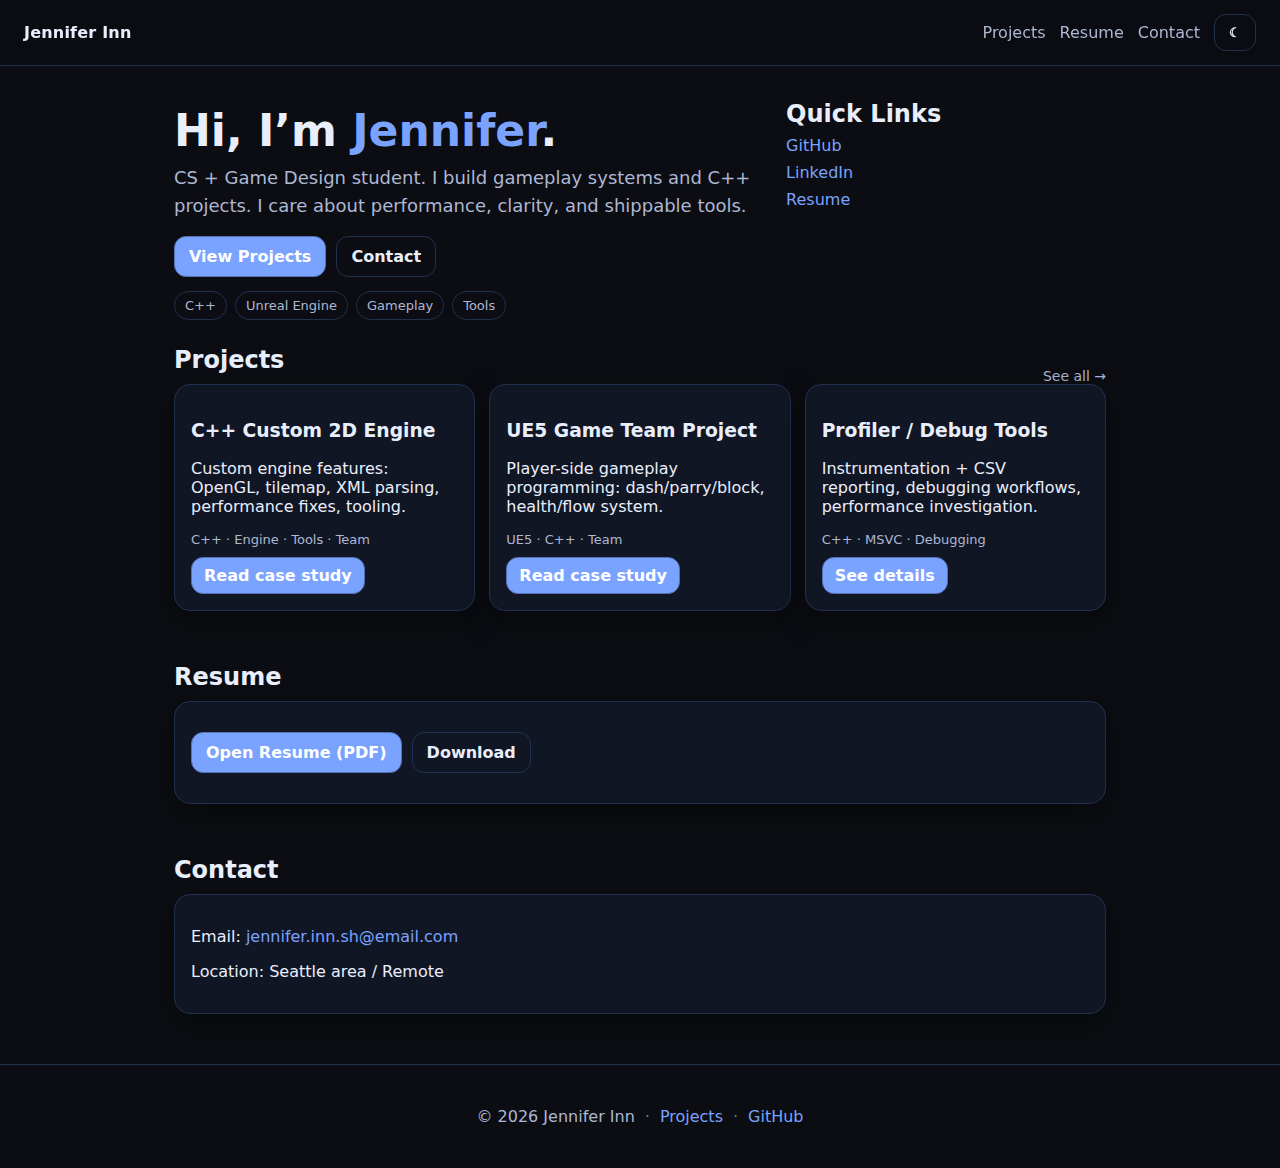
<file: index.html>
<!doctype html>
<html lang="en">
<head>
  <meta charset="utf-8" />
  <meta name="viewport" content="width=device-width,initial-scale=1" />
  <title>Jennifer Inn — Portfolio</title>
  <meta name="description" content="Gameplay / Software Engineering portfolio: projects, resume, contact." />

  <!-- Open Graph -->
  <meta property="og:title" content="Jennifer Inn — Portfolio" />
  <meta property="og:description" content="Projects, resume, and contact." />
  <meta property="og:type" content="website" />
  <meta property="og:url" content="https://yourdomain.com/" />

  <link rel="stylesheet" href="./assets/css/style.css" />
  <link rel="icon" href="data:,">
</head>

<body>
  <header class="site-header">
    <a class="logo" href="./">Jennifer Inn</a>
    <nav class="nav">
      <a href="./projects/">Projects</a>
      <a href="#resume">Resume</a>
      <a href="#contact">Contact</a>
      <button class="btn btn-ghost" id="themeToggle" aria-label="Toggle theme">☾</button>
    </nav>
  </header>

  <main class="container">
    <section class="hero">
      <div>
        <h1>Hi, I’m <span class="accent">Jennifer</span>.</h1>
        <p class="lead">
          CS + Game Design student. I build gameplay systems and C++ projects.
          I care about performance, clarity, and shippable tools.
        </p>

        <div class="cta-row">
          <a class="btn" href="./projects/">View Projects</a>
          <a class="btn btn-ghost" href="#contact">Contact</a>
        </div>

        <div class="chip-row">
          <span class="chip">C++</span>
          <span class="chip">Unreal Engine</span>
          <span class="chip">Gameplay</span>
          <span class="chip">Tools</span>
        </div>
      </div>

      <div class="hero-card">
        <h2>Quick Links</h2>
        <ul class="clean">
          <li><a href="https://github.com/innnn1110" target="_blank" rel="noreferrer">GitHub</a></li>
          <li><a href="https://www.linkedin.com/in/jennifer-inn-69642b238" target="_blank" rel="noreferrer">LinkedIn</a></li>
          <li><a href="#resume">Resume</a></li>
        </ul>
      </div>
    </section>

    <section class="section">
      <div class="section-head">
        <h2>Projects</h2>
        <a class="small-link" href="./projects/">See all →</a>
      </div>

      <div class="grid">
        <article class="card">
          <h3>C++ Custom 2D Engine</h3>
          <p>Custom engine features: OpenGL, tilemap, XML parsing, performance fixes, tooling.</p>
          <div class="meta">C++ · Engine · Tools · Team</div>
          <a class="btn btn-sm" href="./projects/tileverse.html">Read case study</a>
        </article>

        <article class="card">
          <h3>UE5 Game Team Project</h3>
          <p>Player-side gameplay programming: dash/parry/block, health/flow system.</p>
          <div class="meta">UE5 · C++ · Team</div>
          <a class="btn btn-sm" href="./projects/ue5-bdbb.html">Read case study</a>
        </article>

        <article class="card">
          <h3>Profiler / Debug Tools</h3>
          <p>Instrumentation + CSV reporting, debugging workflows, performance investigation.</p>
          <div class="meta">C++ · MSVC · Debugging</div>
          <a class="btn btn-sm" href="./projects/">See details</a>
        </article>
      </div>
    </section>

    <section class="section" id="resume">
      <h2>Resume</h2>
      <div class="card">
        <!-- <p>
          Keep this simple at first: link a PDF (Google Drive / GitHub release / assets).
        </p> -->
        <div class="cta-row">
          <a class="btn" href="./resume.pdf" target="_blank" rel="noreferrer">Open Resume (PDF)</a>
          <a class="btn btn-ghost" href="./resume.pdf" download>Download</a>
        </div>
        <!-- <p class="note">
          Tip: later you can auto-generate this PDF from your master resume pipeline.
        </p> -->
      </div>
    </section>

    <section class="section" id="contact">
      <h2>Contact</h2>
      <div class="card">
        <p>Email: <a href="jennifer.inn.sh@email.com">jennifer.inn.sh@email.com</a></p>
        <p>Location: Seattle area / Remote</p>
        <!-- <p class="note">Replace this with a short “what roles I’m looking for” line.</p> -->
      </div>
    </section>
  </main>

  <footer class="footer">
    <div class="container footer-inner">
      <span>© <span id="year"></span> Jennifer Inn</span>
      <span class="sep">·</span>
      <a href="./projects/">Projects</a>
      <span class="sep">·</span>
      <a href="https://github.com/innnn1110" target="_blank" rel="noreferrer">GitHub</a>
    </div>
  </footer>

  <script src="./assets/js/main.js"></script>
</body>
</html>
</file>
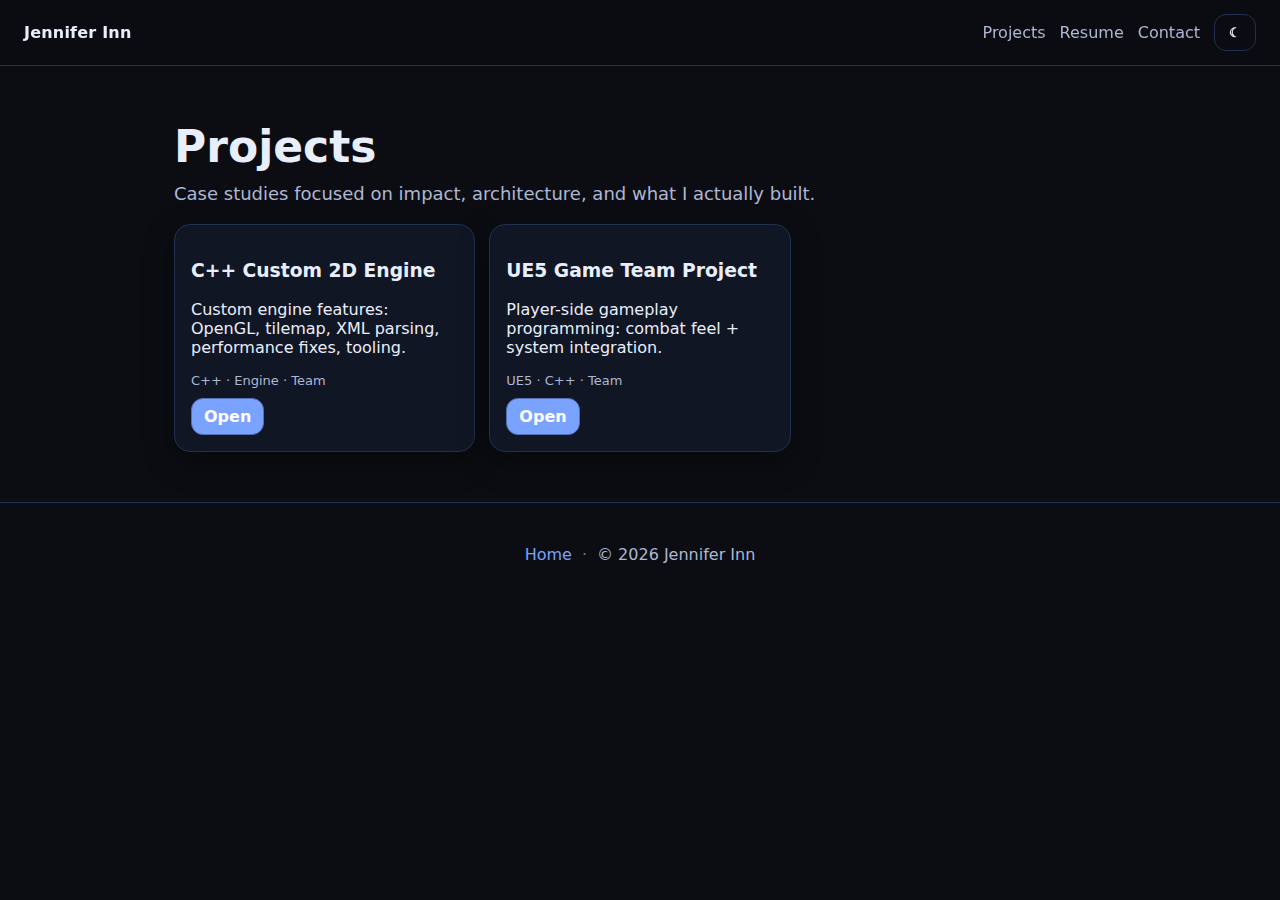
<file: projects/index.html>
<!doctype html>
<html lang="en">
<head>
  <meta charset="utf-8" />
  <meta name="viewport" content="width=device-width,initial-scale=1" />
  <title>Projects — Jennifer Inn</title>
  <meta name="description" content="Project case studies and builds." />
  <link rel="stylesheet" href="../assets/css/style.css" />
</head>

<body>
  <header class="site-header">
    <a class="logo" href="../">Jennifer Inn</a>
    <nav class="nav">
      <a href="./">Projects</a>
      <a href="../#resume">Resume</a>
      <a href="../#contact">Contact</a>
      <button class="btn btn-ghost" id="themeToggle" aria-label="Toggle theme">☾</button>
    </nav>
  </header>

  <main class="container">
    <section class="section">
      <h1>Projects</h1>
      <p class="lead">Case studies focused on impact, architecture, and what I actually built.</p>

      <div class="grid">
        <article class="card">
          <h3>C++ Custom 2D Engine</h3>
          <p>Custom engine features: OpenGL, tilemap, XML parsing, performance fixes, tooling.</p>
          <div class="meta">C++ · Engine · Team</div>
          <a class="btn btn-sm" href="./tileverse.html">Open</a>
        </article>

        <article class="card">
          <h3>UE5 Game Team Project</h3>
          <p>Player-side gameplay programming: combat feel + system integration.</p>
          <div class="meta">UE5 · C++ · Team</div>
          <a class="btn btn-sm" href="./ue5-bdbb.html">Open</a>
        </article>
      </div>
    </section>
  </main>

  <footer class="footer">
    <div class="container footer-inner">
      <a href="../">Home</a>
      <span class="sep">·</span>
      <span>© <span id="year"></span> Jennifer Inn</span>
    </div>
  </footer>

  <script src="../assets/js/main.js"></script>
</body>
</html>
</file>
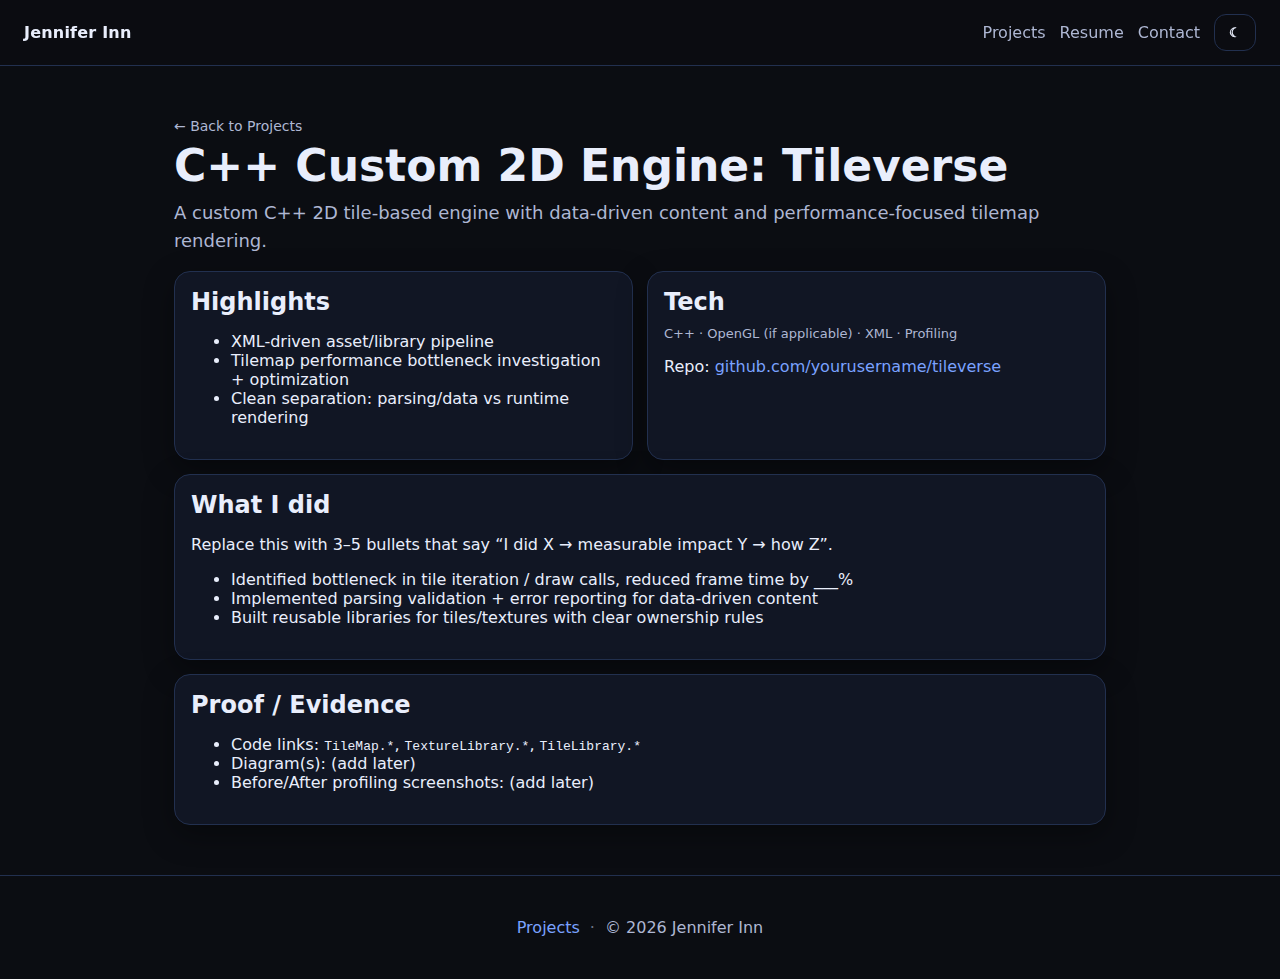
<file: projects/tileverse.html>
<!doctype html>
<html lang="en">
<head>
  <meta charset="utf-8" />
  <meta name="viewport" content="width=device-width,initial-scale=1" />
  <title>Tileverse — Jennifer Inn</title>
  <meta name="description" content="Tileverse case study: C++ engine, tilemap performance, XML parsing, tooling." />
  <link rel="stylesheet" href="../assets/css/style.css" />
</head>

<body>
  <header class="site-header">
    <a class="logo" href="../">Jennifer Inn</a>
    <nav class="nav">
      <a href="./">Projects</a>
      <a href="../#resume">Resume</a>
      <a href="../#contact">Contact</a>
      <button class="btn btn-ghost" id="themeToggle" aria-label="Toggle theme">☾</button>
    </nav>
  </header>

  <main class="container">
    <section class="section">
      <a class="small-link" href="./">← Back to Projects</a>
      <h1>C++ Custom 2D Engine: Tileverse</h1>
      <p class="lead">A custom C++ 2D tile-based engine with data-driven content and performance-focused tilemap rendering.</p>

      <div class="stack">

        <div class="two-col">
          <div class="card">
            <h2>Highlights</h2>
            <ul>
              <li>XML-driven asset/library pipeline</li>
              <li>Tilemap performance bottleneck investigation + optimization</li>
              <li>Clean separation: parsing/data vs runtime rendering</li>
            </ul>
          </div>

          <div class="card">
            <h2>Tech</h2>
            <p class="meta">C++ · OpenGL (if applicable) · XML · Profiling</p>
            <p>
              Repo: <a href="https://github.com/yourusername/tileverse" target="_blank" rel="noreferrer">github.com/yourusername/tileverse</a>
            </p>
          </div>
        </div>

        <div class="card">
          <h2>What I did</h2>
          <p>
            Replace this with 3–5 bullets that say “I did X → measurable impact Y → how Z”.
          </p>
          <ul>
            <li>Identified bottleneck in tile iteration / draw calls, reduced frame time by ___%</li>
            <li>Implemented parsing validation + error reporting for data-driven content</li>
            <li>Built reusable libraries for tiles/textures with clear ownership rules</li>
          </ul>
        </div>

        <div class="card">
          <h2>Proof / Evidence</h2>
          <ul>
            <li>Code links: <code>TileMap.*</code>, <code>TextureLibrary.*</code>, <code>TileLibrary.*</code></li>
            <li>Diagram(s): (add later)</li>
            <li>Before/After profiling screenshots: (add later)</li>
          </ul>
        </div>
      </div>
    </section>
  </main>

  <footer class="footer">
    <div class="container footer-inner">
      <a href="./">Projects</a>
      <span class="sep">·</span>
      <span>© <span id="year"></span> Jennifer Inn</span>
    </div>
  </footer>

  <script src="../assets/js/main.js"></script>
</body>
</html>
</file>
<file: assets/css/style.css>
:root{
  --bg:#0b0d12;
  --panel:#111624;
  --text:#e9eefc;
  --muted:#aeb7d3;
  --accent:#7aa2ff;
  --border:#22304f;
  --shadow: 0 10px 30px rgba(0,0,0,.35);
}

:root[data-theme="light"]{
  --bg:#ffffff;
  --panel:#f6f7fb;
  --text:#0c1222;
  --muted:#4a5568;
  --accent:#2b6cff;
  --border:#e5e7ef;
  --shadow: 0 10px 30px rgba(0,0,0,.08);
}

*{ box-sizing:border-box; }
html,body{ height:100%; }
body{
  margin:0;
  font-family: ui-sans-serif, system-ui, -apple-system, Segoe UI, Roboto, Helvetica, Arial, "Apple Color Emoji","Segoe UI Emoji";
  background: var(--bg);
  color: var(--text);
}

a{ color: var(--accent); text-decoration: none; }
a:hover{ text-decoration: underline; }

.container{ max-width: 980px; margin: 0 auto; padding: 24px; }

.site-header{
  position: sticky; top:0;
  backdrop-filter: blur(10px);
  background: color-mix(in srgb, var(--bg) 80%, transparent);
  border-bottom: 1px solid var(--border);
  display:flex; align-items:center; justify-content:space-between;
  padding: 14px 24px;
  z-index: 20;
}

.logo{ font-weight: 800; letter-spacing: .2px; color: var(--text); }
.nav{ display:flex; gap: 14px; align-items:center; }
.nav a{ color: var(--muted); }
.nav a:hover{ color: var(--text); text-decoration:none; }

.hero{
  display:grid;
  grid-template-columns: 1.3fr .7fr;
  gap: 18px;
  margin-top: 10px;
}
@media (max-width: 860px){
  .hero{ grid-template-columns: 1fr; }
}

h1{ font-size: 44px; line-height:1.05; margin: 8px 0 10px; }
h2{ margin: 0 0 10px; }
.lead{ color: var(--muted); font-size: 18px; line-height: 1.55; margin: 0 0 16px; }
.accent{ color: var(--accent); }

.section{ padding: 26px 0; }
.section-head{ display:flex; justify-content:space-between; align-items:end; gap: 12px; }
.small-link{ font-size: 14px; color: var(--muted); }
.small-link:hover{ color: var(--text); text-decoration:none; }

.grid{
  display:grid;
  grid-template-columns: repeat(3, 1fr);
  gap: 14px;
}
@media (max-width: 860px){
  .grid{ grid-template-columns: 1fr; }
}

.stack{
  display: grid;
  gap: 14px;
}

.card{
  background: var(--panel);
  border: 1px solid var(--border);
  border-radius: 16px;
  padding: 16px;
  box-shadow: var(--shadow);
}
.hero-card h2{ margin-bottom: 8px; }

.meta{ color: var(--muted); font-size: 13px; margin: 10px 0; }

.btn{
  display:inline-flex; align-items:center; justify-content:center;
  padding: 10px 14px;
  border-radius: 12px;
  background: var(--accent);
  color: #fff;
  font-weight: 700;
  border: 1px solid color-mix(in srgb, var(--accent) 70%, #000 30%);
  text-decoration:none;
}
.btn:hover{ filter: brightness(1.05); text-decoration:none; }
.btn-ghost{
  background: transparent;
  color: var(--text);
  border: 1px solid var(--border);
}
.btn-sm{ padding: 8px 12px; border-radius: 12px; font-weight: 700; }

.cta-row{ display:flex; gap: 10px; flex-wrap: wrap; margin: 14px 0; }
.chip-row{ display:flex; gap: 8px; flex-wrap: wrap; margin-top: 10px; }
.chip{
  border: 1px solid var(--border);
  color: var(--muted);
  padding: 6px 10px;
  border-radius: 999px;
  font-size: 13px;
}

.clean{ list-style:none; padding:0; margin:0; }
.clean li{ margin: 8px 0; }

.two-col{
  display:grid;
  grid-template-columns: 1fr 1fr;
  gap: 14px;
}
@media (max-width: 860px){
  .two-col{ grid-template-columns: 1fr; }
}

.note{ color: var(--muted); font-size: 14px; }

.footer{
  border-top: 1px solid var(--border);
  padding: 18px 0;
  color: var(--muted);
}
.footer-inner{
  display:flex;
  gap: 10px;
  align-items:center;
  justify-content:center;
  flex-wrap: wrap;
}
.sep{ opacity:.6; }
</file>
